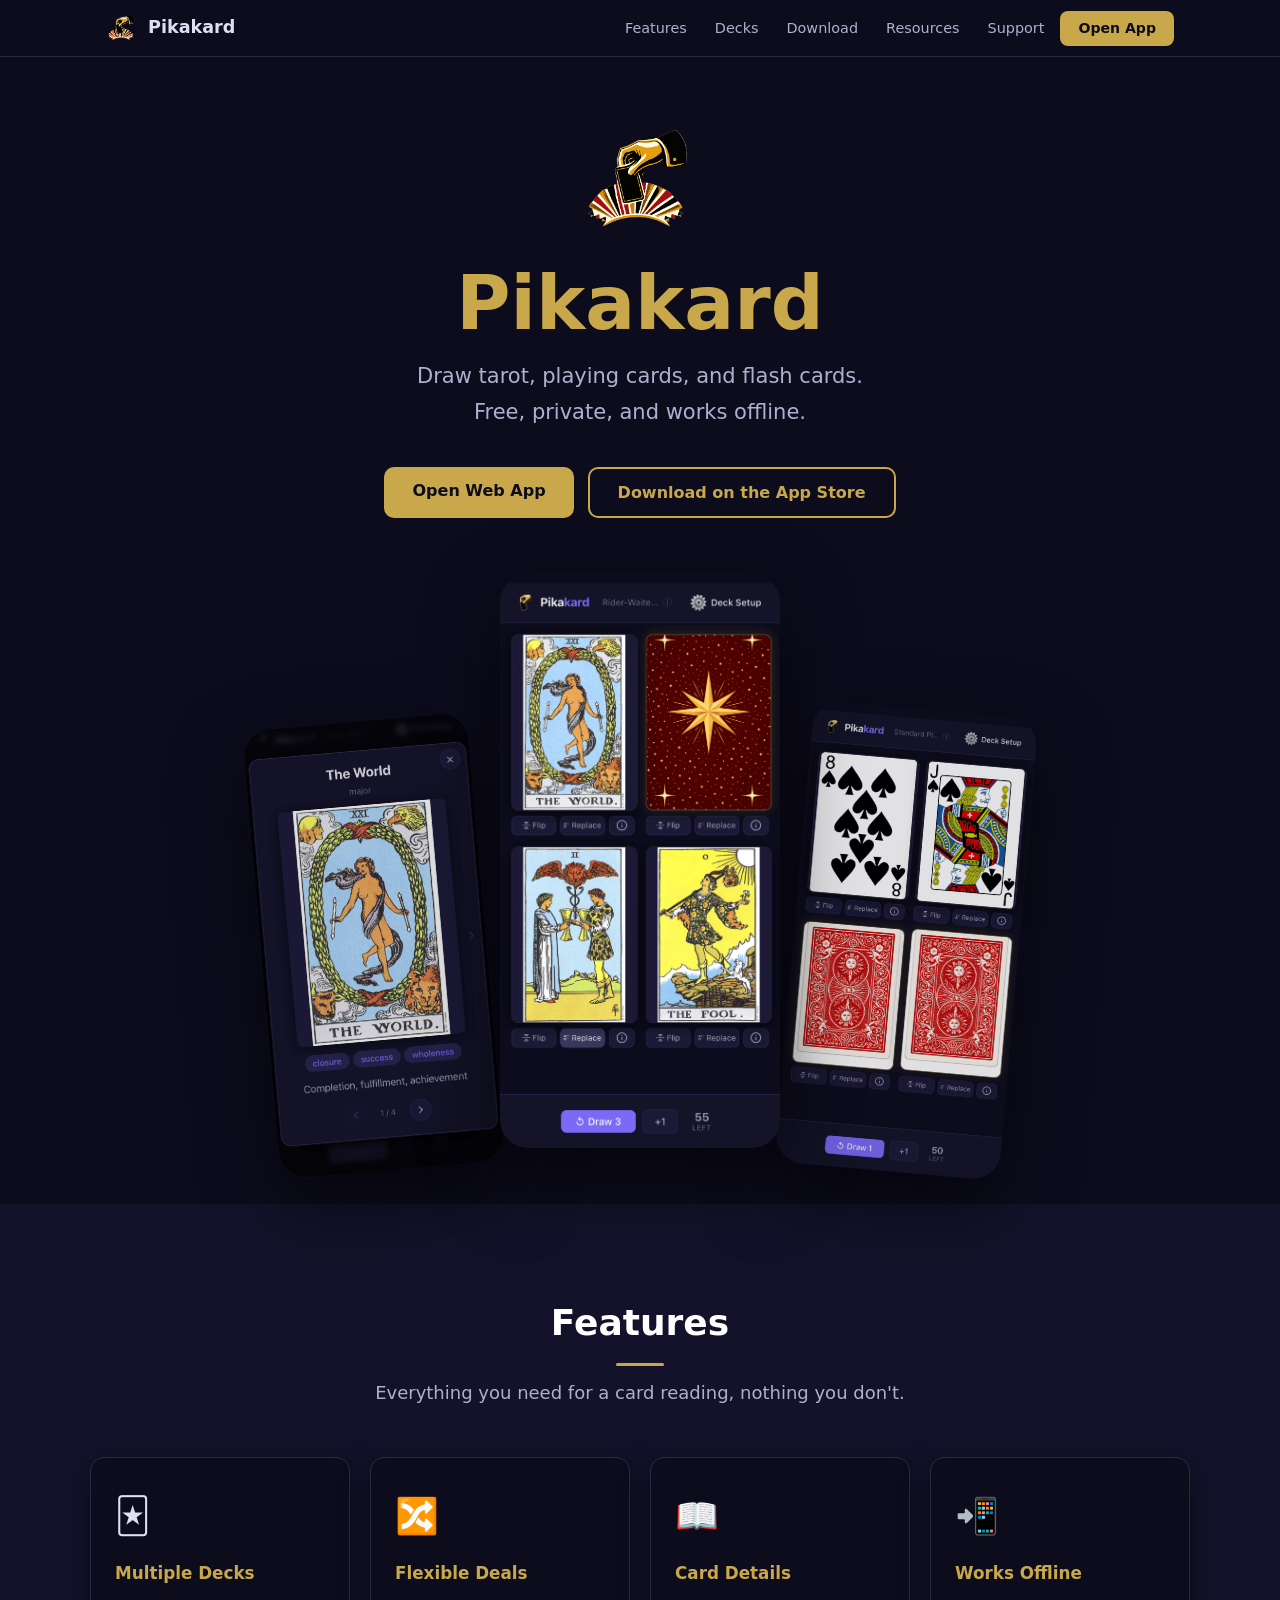
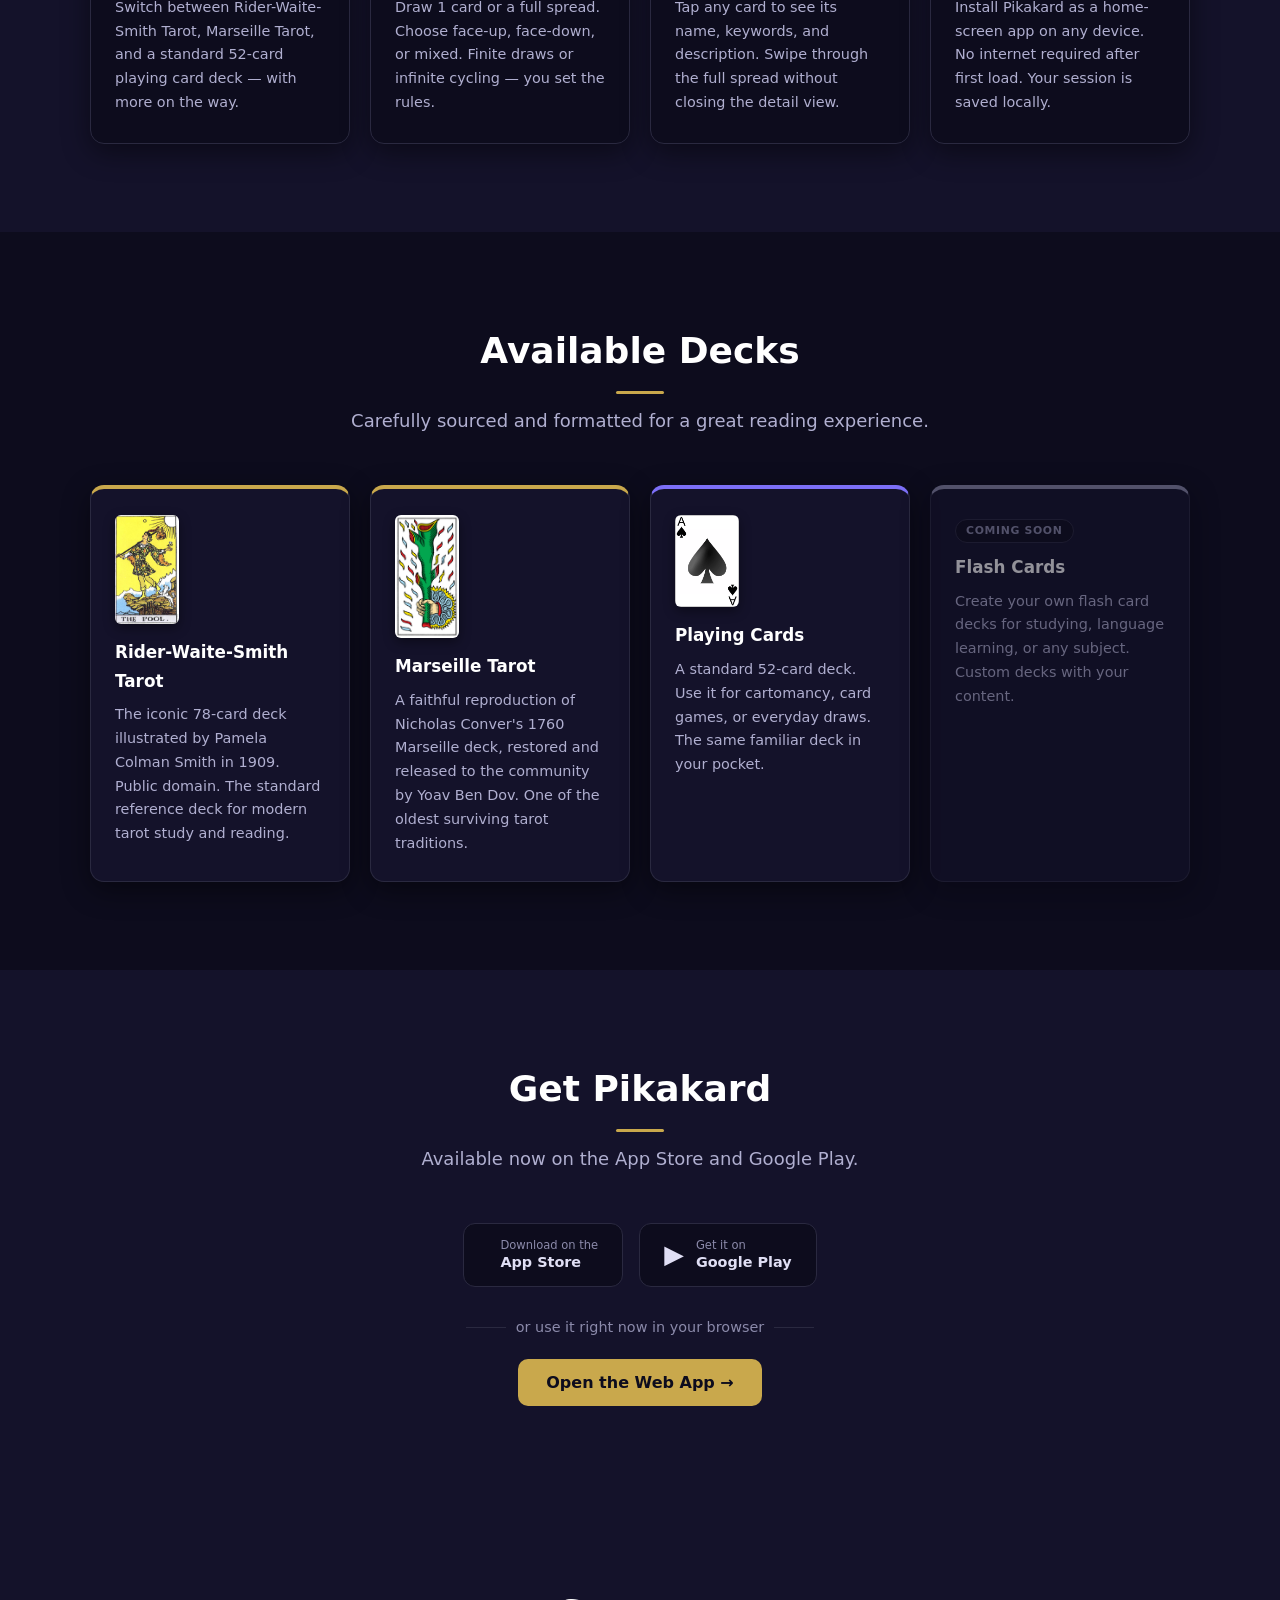
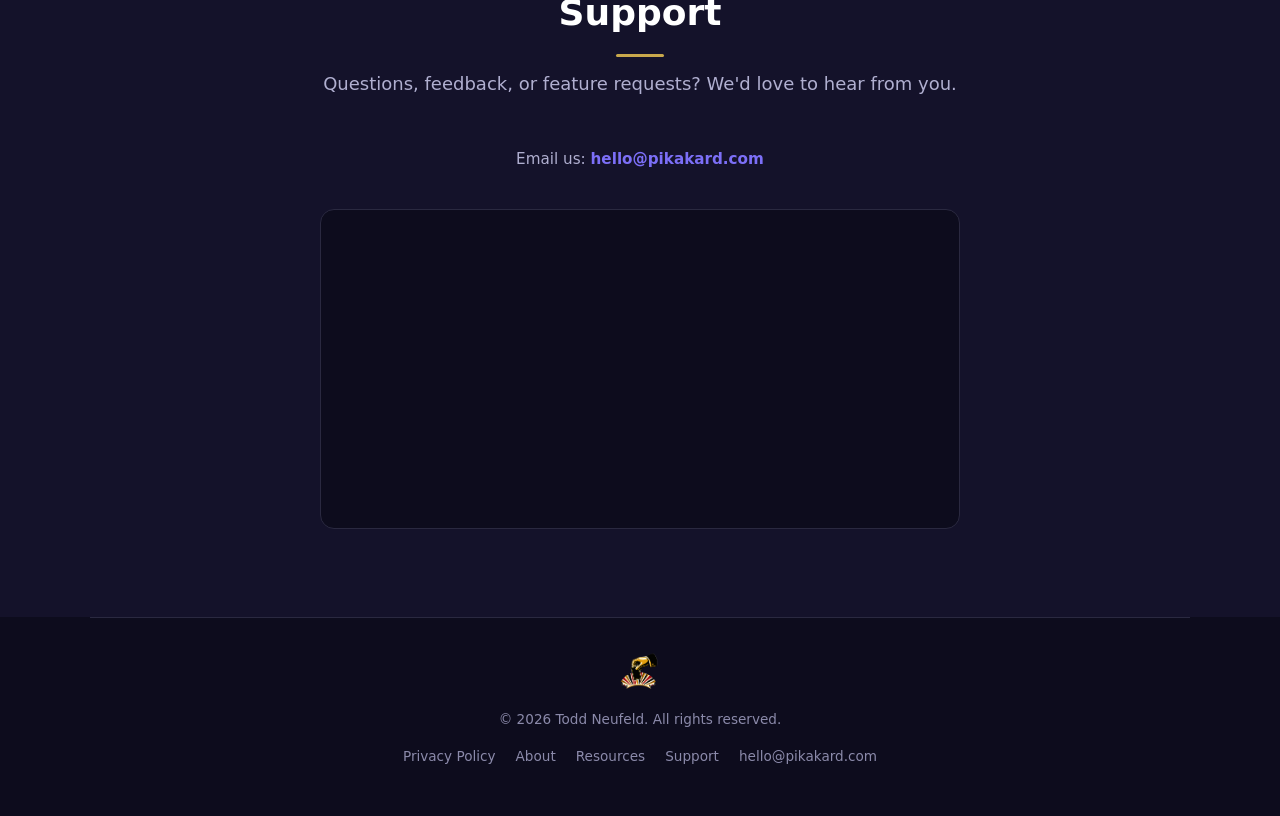
<file: index.html>
<!DOCTYPE html>
<html lang="en">
<head>
  <meta charset="UTF-8" />
  <meta name="viewport" content="width=device-width, initial-scale=1.0" />
  <title>Pikakard — Card Reading App</title>
  <meta name="description" content="Draw tarot, playing cards, and flash cards. Free, private, and works offline." />

  <!-- Open Graph -->
  <meta property="og:title"       content="Pikakard — Card Reading App" />
  <meta property="og:description" content="Draw tarot, playing cards, and flash cards. Free, private, and works offline." />
  <meta property="og:type"        content="website" />
  <meta property="og:url"         content="https://pikakard.com" />
  <meta property="og:image"       content="https://pikakard.com/images/Pikakard-RWS-spread-screenshot.png" />

  <!-- Canonical -->
  <link rel="canonical" href="https://pikakard.com" />

  <!-- Twitter / X -->
  <meta name="twitter:card"        content="summary_large_image" />
  <meta name="twitter:title"       content="Pikakard — Card Reading App" />
  <meta name="twitter:description" content="Draw tarot, playing cards, and flash cards. Free, private, and works offline." />
  <meta name="twitter:image"       content="https://pikakard.com/images/Pikakard-RWS-spread-screenshot.png" />

  <meta name="theme-color" content="#0d0c1d" />

  <!-- Icons -->
  <link rel="icon"             href="icons/pika-symbol.png" type="image/png" />
  <link rel="apple-touch-icon" href="icons/pika-logo-primary.png" />
  <link rel="manifest"         href="icons/site.webmanifest" />

  <link rel="stylesheet" href="styles.css" />
</head>
<body>

  <!-- ── Nav ───────────────────────────────────────────────────────────── -->
  <div class="nav-wrap">
    <nav class="nav" aria-label="Primary">
      <a href="#top" class="nav-logo">
        <img src="icons/pika-logo-primary.png" alt="" class="nav-logo-icon" />
        Pikakard
      </a>
      <div class="spacer"></div>
      <button class="burger" id="burger" aria-expanded="false" aria-controls="menu" aria-label="Open menu">☰</button>
      <div class="menu" id="menu" role="list">
        <a href="#features" role="listitem">Features</a>
        <a href="#decks"    role="listitem">Decks</a>
        <a href="#download" role="listitem">Download</a>
        <a href="resources.html" role="listitem">Resources</a>
        <a href="#support"  role="listitem">Support</a>
        <a href="https://app.pikakard.com" class="btn cta" target="_blank" rel="noopener" role="listitem">Open App</a>
      </div>
    </nav>
  </div>

  <!-- ── Hero ──────────────────────────────────────────────────────────── -->
  <section id="top">
    <img src="icons/pika-logo-primary.png" alt="Pikakard logo" class="hero-logo" />
    <h1>Pikakard</h1>
    <p class="tagline">Draw tarot, playing cards, and flash cards.<br>Free, private, and works offline.</p>
    <div class="cta-row">
      <a href="https://app.pikakard.com" class="btn primary" target="_blank" rel="noopener">Open Web App</a>
      <a href="https://apps.apple.com/us/app/pikakard/id6760975714" class="btn ghost" target="_blank" rel="noopener">Download on the App Store</a>
    </div>

    <div class="hero-screenshots" aria-hidden="true">
      <img
        class="hero-shot hero-shot--left"
        src="images/Pikakard-RWS-modal-screenshot.png"
        alt="Card detail view showing The World tarot card"
      />
      <img
        class="hero-shot hero-shot--center"
        src="images/Pikakard-RWS-spread-screenshot.png"
        alt="Pikakard showing a four-card tarot spread"
      />
      <img
        class="hero-shot hero-shot--right"
        src="images/Pikakard-Poker-spread-screenshot.png"
        alt="Pikakard showing a playing card spread"
      />
    </div>
  </section>

  <!-- ── Features ──────────────────────────────────────────────────────── -->
  <section id="features">
    <div class="section-inner">
      <div class="section-heading">
        <h2>Features</h2>
        <p>Everything you need for a card reading, nothing you don't.</p>
      </div>
      <div class="features-grid">
        <div class="feature-card">
          <span class="feature-icon">🃏</span>
          <h3>Multiple Decks</h3>
          <p>Switch between Rider-Waite-Smith Tarot, Marseille Tarot, and a standard 52-card playing card deck — with more on the way.</p>
        </div>
        <div class="feature-card">
          <span class="feature-icon">🔀</span>
          <h3>Flexible Deals</h3>
          <p>Draw 1 card or a full spread. Choose face-up, face-down, or mixed. Finite draws or infinite cycling — you set the rules.</p>
        </div>
        <div class="feature-card">
          <span class="feature-icon">📖</span>
          <h3>Card Details</h3>
          <p>Tap any card to see its name, keywords, and description. Swipe through the full spread without closing the detail view.</p>
        </div>
        <div class="feature-card">
          <span class="feature-icon">📲</span>
          <h3>Works Offline</h3>
          <p>Install Pikakard as a home-screen app on any device. No internet required after first load. Your session is saved locally.</p>
        </div>
      </div>
    </div>
  </section>

  <!-- ── Decks ──────────────────────────────────────────────────────────── -->
  <section id="decks">
    <div class="section-inner">
      <div class="section-heading">
        <h2>Available Decks</h2>
        <p>Carefully sourced and formatted for a great reading experience.</p>
      </div>
      <div class="decks-grid">
        <div class="deck-card">
          <img class="deck-thumb" src="images/thumb-rws.jpg" alt="The Fool — Rider-Waite-Smith Tarot" />
          <h3>Rider-Waite-Smith Tarot</h3>
          <p>The iconic 78-card deck illustrated by Pamela Colman Smith in 1909. Public domain. The standard reference deck for modern tarot study and reading.</p>
        </div>
        <div class="deck-card">
          <img class="deck-thumb" src="images/thumb-marseille.jpg" alt="The Fool — Tarot de Marseille" />
          <h3>Marseille Tarot</h3>
          <p>A faithful reproduction of Nicholas Conver's 1760 Marseille deck, restored and released to the community by Yoav Ben Dov. One of the oldest surviving tarot traditions.</p>
        </div>
        <div class="deck-card">
          <img class="deck-thumb" src="images/thumb-playing.png" alt="Ace of Spades — Playing Cards" />
          <h3>Playing Cards</h3>
          <p>A standard 52-card deck. Use it for cartomancy, card games, or everyday draws. The same familiar deck in your pocket.</p>
        </div>
        <div class="deck-card deck-card--soon">
          <span class="coming-soon-badge">Coming Soon</span>
          <h3>Flash Cards</h3>
          <p>Create your own flash card decks for studying, language learning, or any subject. Custom decks with your content.</p>
        </div>
      </div>
    </div>
  </section>

  <!-- ── Download ───────────────────────────────────────────────────────── -->
  <section id="download">
    <div class="section-inner">
      <div class="section-heading">
        <h2>Get Pikakard</h2>
        <p>Available now on the App Store and Google Play.</p>
      </div>

      <div class="badge-row">
        <a class="store-badge" href="https://apps.apple.com/us/app/pikakard/id6760975714" target="_blank" rel="noopener" aria-label="Download on the App Store">
          <span class="store-badge-icon"></span>
          <span class="store-badge-text">
            <small>Download on the</small>
            App Store
          </span>
        </a>
        <a class="store-badge" href="https://play.google.com/store/apps/details?id=com.pikakard.app" target="_blank" rel="noopener" aria-label="Get it on Google Play">
          <span class="store-badge-icon">▶</span>
          <span class="store-badge-text">
            <small>Get it on</small>
            Google Play
          </span>
        </a>
      </div>

      <div class="or-divider">or use it right now in your browser</div>

      <div style="text-align:center">
        <a href="https://app.pikakard.com" class="btn primary" target="_blank" rel="noopener">Open the Web App →</a>
      </div>
    </div>
  </section>

  <!-- ── Support ───────────────────────────────────────────────────────── -->
  <section id="support">
    <div class="section-inner">
      <div class="section-heading">
        <h2>Support</h2>
        <p>Questions, feedback, or feature requests? We'd love to hear from you.</p>
      </div>

      <div class="support-email">
        Email us: <a href="mailto:hello@pikakard.com">hello@pikakard.com</a>
      </div>

      <div class="contact-form-wrap">
        <iframe src="https://www.managersal.com/webform.php?fo=101&pf=100Wv1q6&op=managersalForm" style="position:absolute;top:0;left:0;width:100%;height:100%;border:0;" onload="szManagerSalForm('managersalForm')"></iframe>
      </div>
    </div>
  </section>

  <!-- ── Footer ─────────────────────────────────────────────────────────── -->
  <footer class="site-footer">
    <img src="icons/pika-logo-primary.png" alt="Pikakard" class="footer-logo" />
    <div>&copy; <span id="year"></span> Todd Neufeld. All rights reserved.</div>
    <nav class="footer-links" aria-label="Footer">
      <a href="privacy.html">Privacy Policy</a>
      <a href="about.html">About</a>
      <a href="resources.html">Resources</a>
      <a href="#support">Support</a>
      <a href="mailto:hello@pikakard.com">hello@pikakard.com</a>
    </nav>
  </footer>

  <script src="scripts.js"></script>
</body>
</html>
</file>
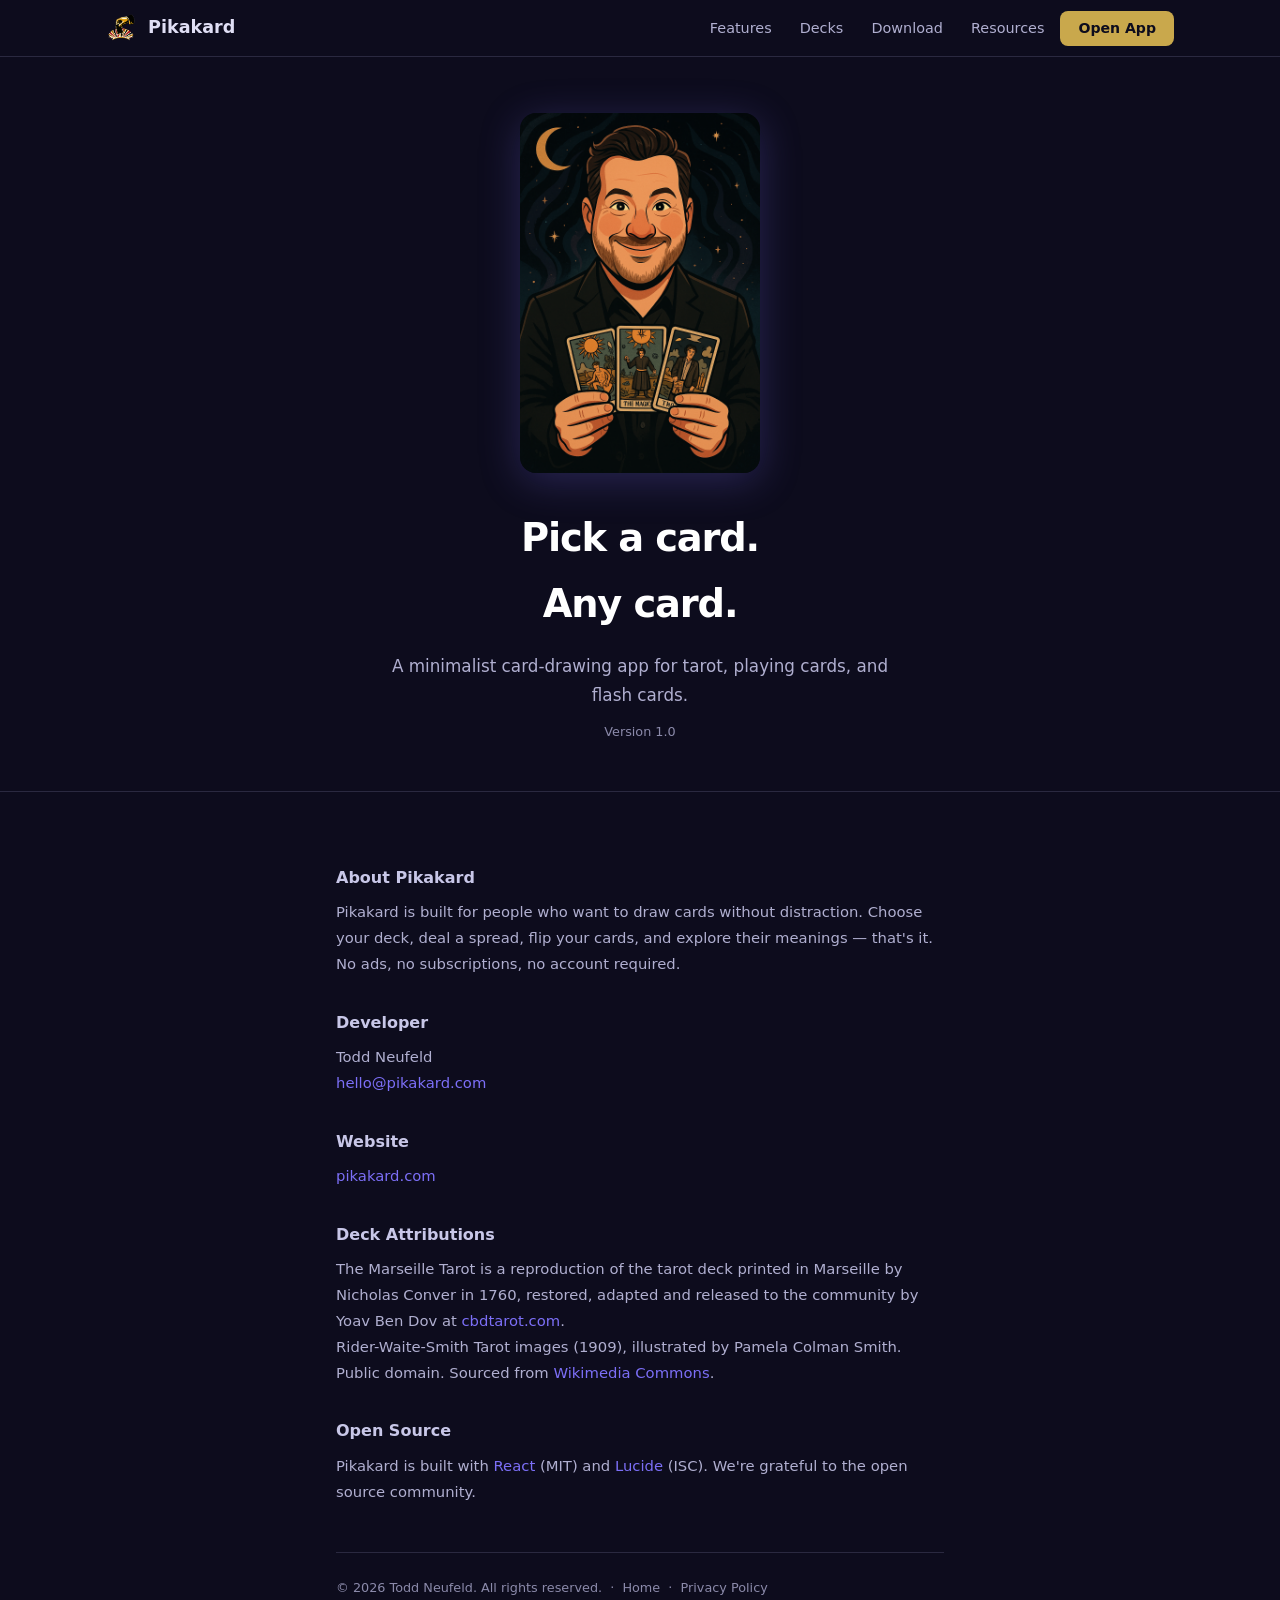
<file: about.html>
<!DOCTYPE html>
<html lang="en">
<head>
  <meta charset="UTF-8" />
  <meta name="viewport" content="width=device-width, initial-scale=1.0" />
  <title>About — Pikakard</title>
  <meta name="theme-color" content="#0d0c1d" />
  <link rel="icon"             href="icons/pika-symbol.png" type="image/png" />
  <link rel="apple-touch-icon" href="icons/pika-logo-primary.png" />
  <link rel="stylesheet" href="styles.css" />
  <style>
    .about-hero {
      text-align: center;
      padding: 3.5rem 1.5rem 3rem;
      border-bottom: 1px solid #2a2940;
    }
    .about-hero img.caricature {
      width: 200px;
      height: auto;
      border-radius: 16px;
      box-shadow: 0 8px 40px rgba(124,111,247,0.25);
      margin-bottom: 2rem;
      display: block;
      margin-left: auto;
      margin-right: auto;
    }
    .about-hero h1 {
      font-size: 2rem;
      font-weight: 800;
      color: #fff;
      letter-spacing: -0.03em;
      margin-bottom: 0.5rem;
    }
    .about-hero .tagline {
      font-size: 1.05rem;
      color: #b0afd0;
      margin-bottom: 0.75rem;
    }
    .about-hero .version {
      font-size: 0.8rem;
      color: #8b8aaa;
    }
    @media (min-width: 600px) {
      .about-hero img.caricature { width: 240px; }
      .about-hero h1 { font-size: 2.4rem; }
    }
  </style>
</head>
<body>

  <div class="nav-wrap">
    <nav class="nav" aria-label="Primary">
      <a href="/" class="nav-logo">
        <img src="icons/pika-logo-primary.png" alt="" class="nav-logo-icon" />
        Pikakard
      </a>
      <div class="spacer"></div>
      <button class="burger" id="burger" aria-expanded="false" aria-controls="menu" aria-label="Open menu">☰</button>
      <div class="menu" id="menu">
        <a href="/#features">Features</a>
        <a href="/#decks">Decks</a>
        <a href="/#download">Download</a>
        <a href="https://app.pikakard.com/resources.html" target="_blank" rel="noopener">Resources</a>
        <a href="https://app.pikakard.com" class="btn cta" target="_blank" rel="noopener">Open App</a>
      </div>
    </nav>
  </div>

  <div class="about-hero">
    <img
      class="caricature"
      src="images/todd-caricature-tarot_3cardspread.jpg"
      alt="Illustrated caricature of Todd Neufeld holding three tarot cards"
    />
    <h1>Pick a card.<br>Any card.</h1>
    <p class="tagline">A minimalist card-drawing app for tarot, playing cards, and flash cards.</p>
    <p class="version">Version 1.0</p>
  </div>

  <div class="prose-page">

    <h2>About Pikakard</h2>
    <p>Pikakard is built for people who want to draw cards without distraction. Choose your deck, deal a spread, flip your cards, and explore their meanings — that's it. No ads, no subscriptions, no account required.</p>

    <h2>Developer</h2>
    <p>Todd Neufeld<br />
    <a href="mailto:hello@pikakard.com">hello@pikakard.com</a></p>

    <h2>Website</h2>
    <p><a href="https://pikakard.com">pikakard.com</a></p>

    <h2>Deck Attributions</h2>
    <p>The Marseille Tarot is a reproduction of the tarot deck printed in Marseille by Nicholas Conver in 1760, restored, adapted and released to the community by Yoav Ben Dov at <a href="https://cbdtarot.com/the-cards/" target="_blank" rel="noopener">cbdtarot.com</a>.</p>
    <p>Rider-Waite-Smith Tarot images (1909), illustrated by Pamela Colman Smith. Public domain. Sourced from <a href="https://commons.wikimedia.org" target="_blank" rel="noopener">Wikimedia Commons</a>.</p>

    <h2>Open Source</h2>
    <p>Pikakard is built with <a href="https://react.dev" target="_blank" rel="noopener">React</a> (MIT) and <a href="https://lucide.dev" target="_blank" rel="noopener">Lucide</a> (ISC). We're grateful to the open source community.</p>

    <div class="page-footer">
      &copy; <span id="year"></span> Todd Neufeld. All rights reserved. &nbsp;·&nbsp;
      <a href="/">Home</a> &nbsp;·&nbsp;
      <a href="privacy.html">Privacy Policy</a>
    </div>
  </div>

  <script src="scripts.js"></script>
</body>
</html>
</file>
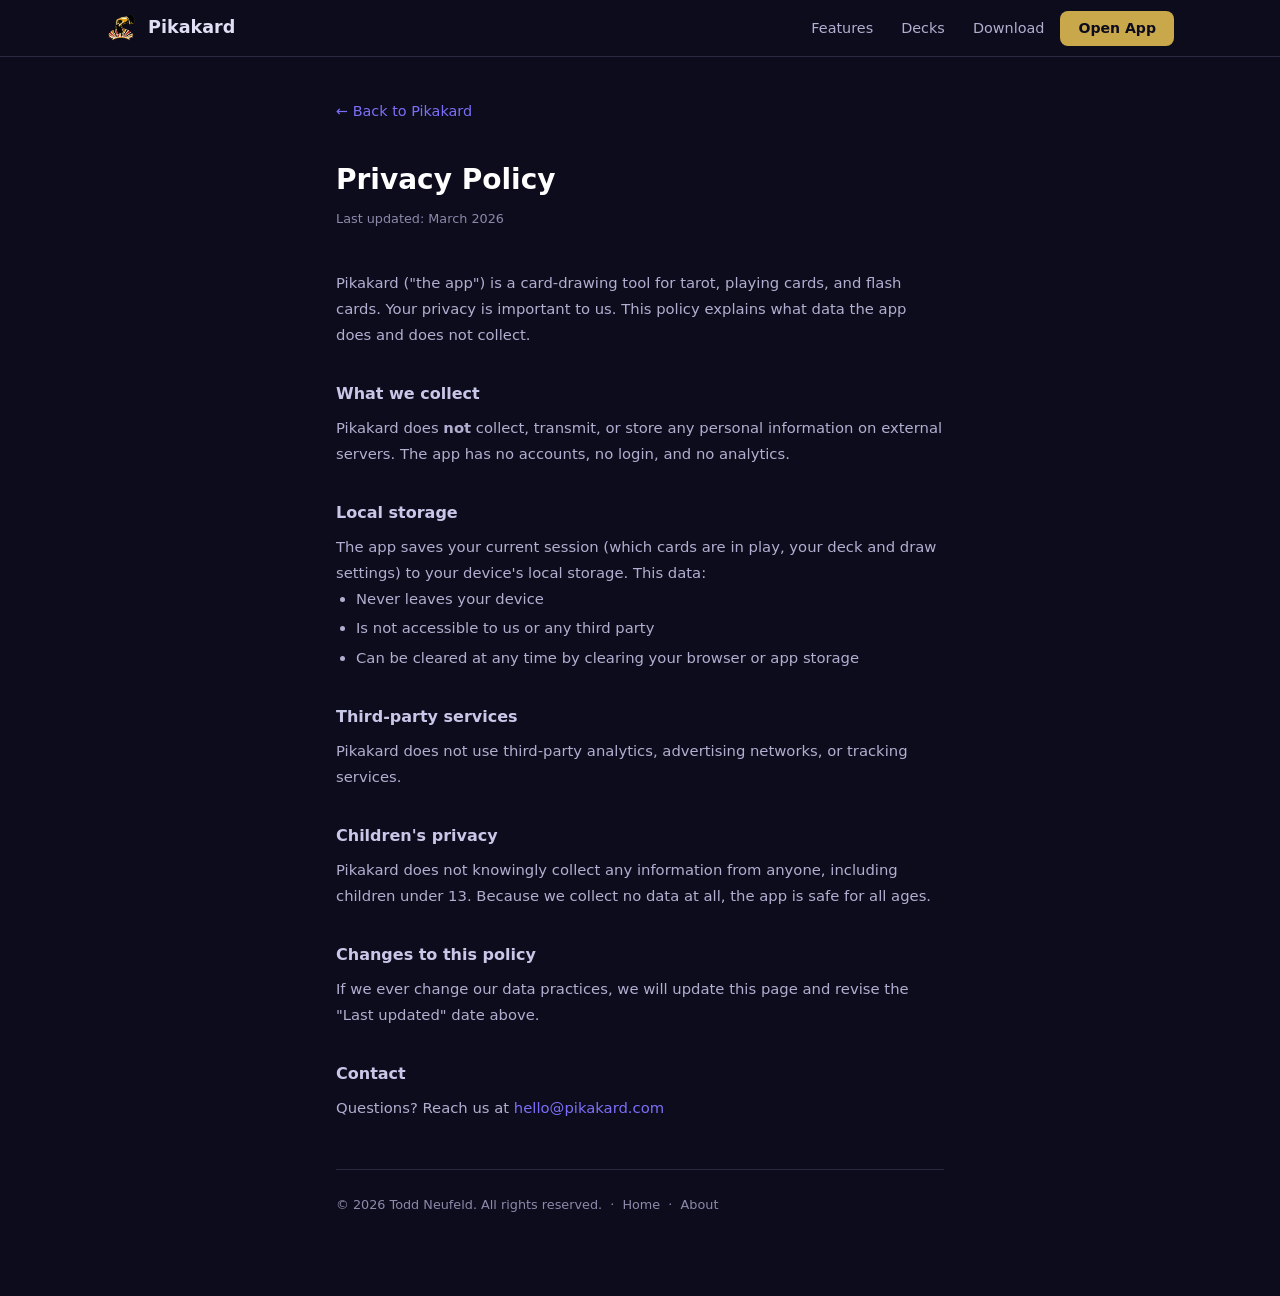
<file: privacy.html>
<!DOCTYPE html>
<html lang="en">
<head>
  <meta charset="UTF-8" />
  <meta name="viewport" content="width=device-width, initial-scale=1.0" />
  <title>Privacy Policy — Pikakard</title>
  <meta name="theme-color" content="#0d0c1d" />
  <link rel="icon"             href="icons/pika-symbol.png" type="image/png" />
  <link rel="apple-touch-icon" href="icons/pika-logo-primary.png" />
  <link rel="stylesheet" href="styles.css" />
</head>
<body>

  <div class="nav-wrap">
    <nav class="nav" aria-label="Primary">
      <a href="/" class="nav-logo">
        <img src="icons/pika-logo-primary.png" alt="" class="nav-logo-icon" />
        Pikakard
      </a>
      <div class="spacer"></div>
      <button class="burger" id="burger" aria-expanded="false" aria-controls="menu" aria-label="Open menu">☰</button>
      <div class="menu" id="menu">
        <a href="/#features">Features</a>
        <a href="/#decks">Decks</a>
        <a href="/#download">Download</a>
        <a href="https://app.pikakard.com" class="btn cta" target="_blank" rel="noopener">Open App</a>
      </div>
    </nav>
  </div>

  <div class="prose-page">
    <a class="back-link" href="/">← Back to Pikakard</a>

    <h1>Privacy Policy</h1>
    <p class="meta">Last updated: March 2026</p>

    <p>Pikakard ("the app") is a card-drawing tool for tarot, playing cards, and flash cards. Your privacy is important to us. This policy explains what data the app does and does not collect.</p>

    <h2>What we collect</h2>
    <p>Pikakard does <strong>not</strong> collect, transmit, or store any personal information on external servers. The app has no accounts, no login, and no analytics.</p>

    <h2>Local storage</h2>
    <p>The app saves your current session (which cards are in play, your deck and draw settings) to your device's local storage. This data:</p>
    <ul>
      <li>Never leaves your device</li>
      <li>Is not accessible to us or any third party</li>
      <li>Can be cleared at any time by clearing your browser or app storage</li>
    </ul>

    <h2>Third-party services</h2>
    <p>Pikakard does not use third-party analytics, advertising networks, or tracking services.</p>

    <h2>Children's privacy</h2>
    <p>Pikakard does not knowingly collect any information from anyone, including children under 13. Because we collect no data at all, the app is safe for all ages.</p>

    <h2>Changes to this policy</h2>
    <p>If we ever change our data practices, we will update this page and revise the "Last updated" date above.</p>

    <h2>Contact</h2>
    <p>Questions? Reach us at <a href="mailto:hello@pikakard.com">hello@pikakard.com</a></p>

    <div class="page-footer">
      &copy; <span id="year"></span> Todd Neufeld. All rights reserved. &nbsp;·&nbsp;
      <a href="/">Home</a> &nbsp;·&nbsp;
      <a href="about.html">About</a>
    </div>
  </div>

  <script src="scripts.js"></script>
</body>
</html>
</file>
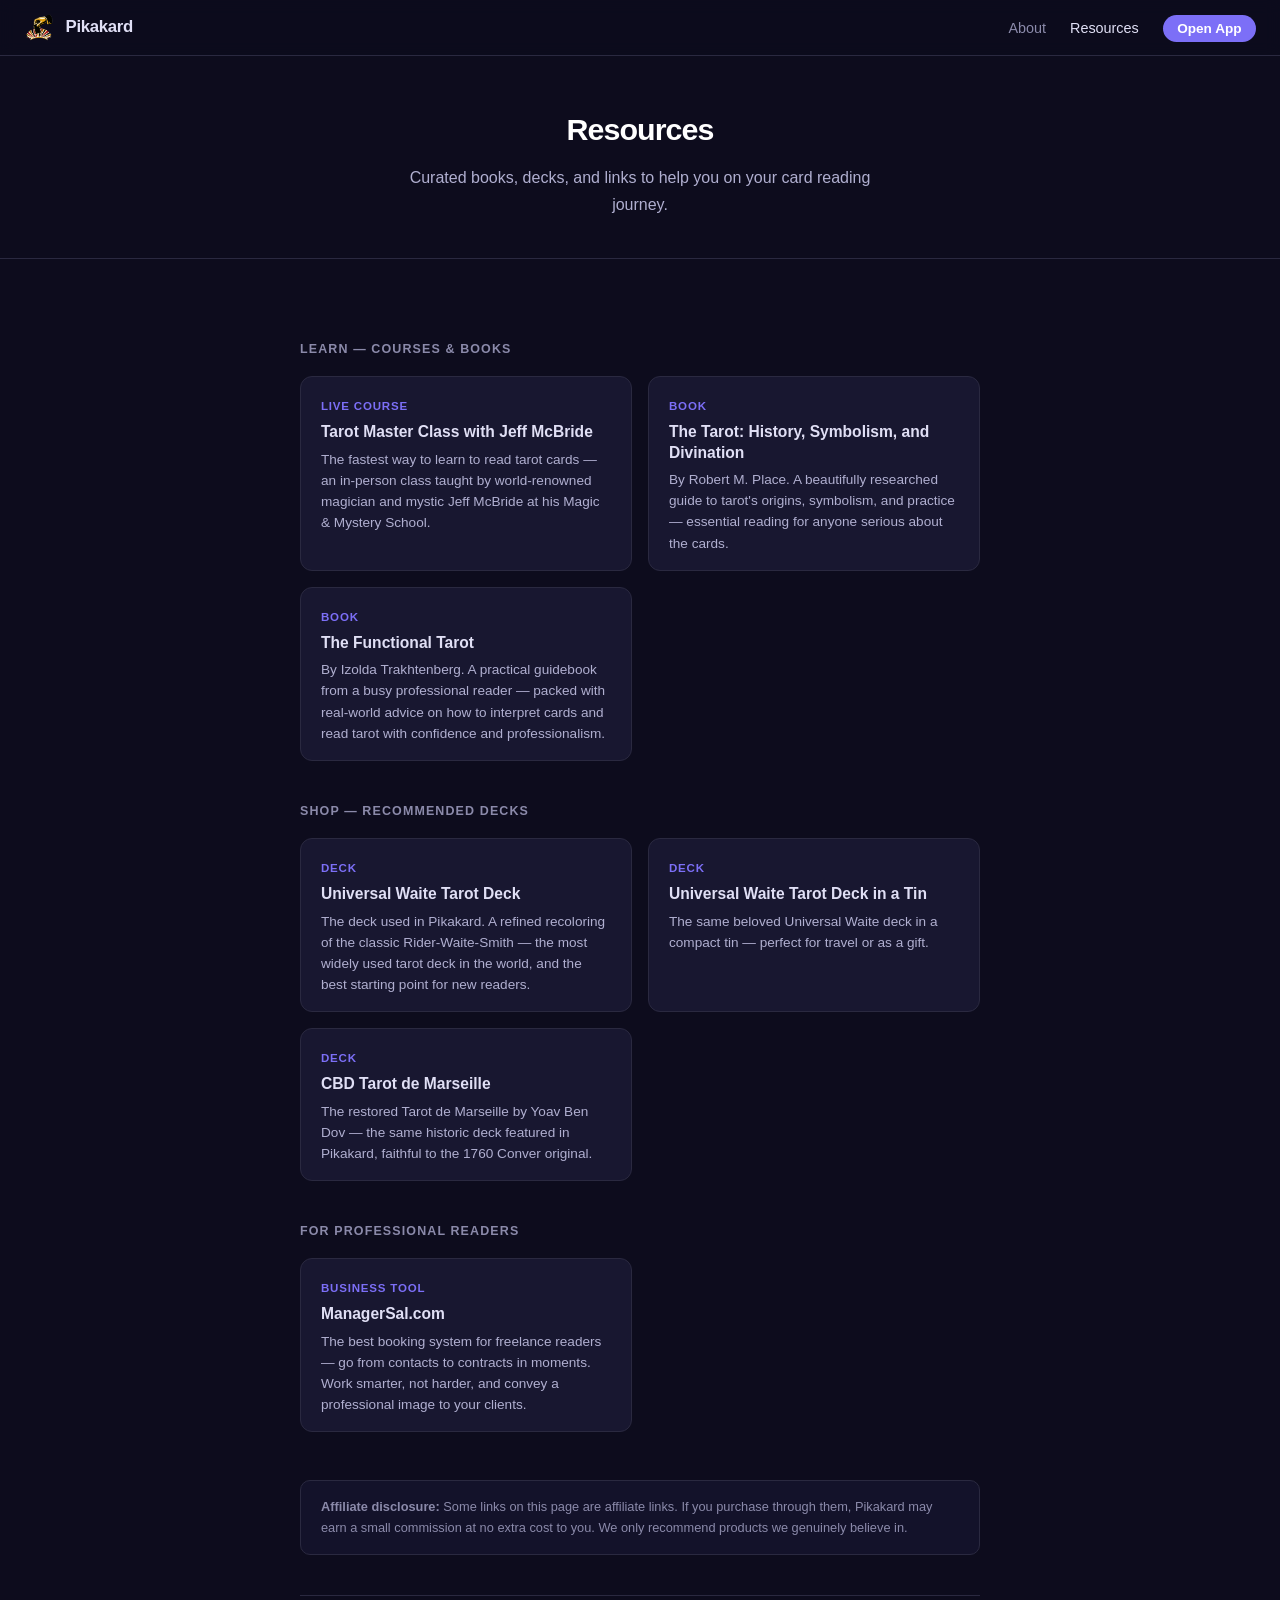
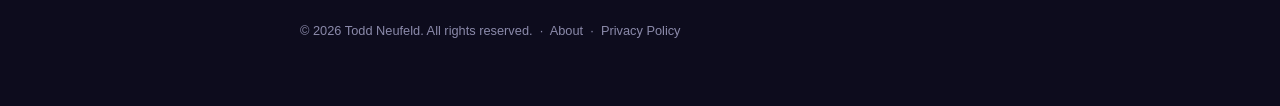
<file: resources.html>
<!DOCTYPE html>
<html lang="en">
<head>
  <meta charset="UTF-8" />
  <meta name="viewport" content="width=device-width, initial-scale=1.0" />
  <title>Resources — Pikakard</title>
  <link rel="canonical" href="https://pikakard.com/resources.html" />
  <link rel="icon" href="icons/pika-symbol.png" type="image/png" />
  <link rel="apple-touch-icon" href="icons/pika-logo-primary.png" />
  <style>
    *, *::before, *::after { box-sizing: border-box; margin: 0; padding: 0; }

    :root {
      --bg:       #0d0c1d;
      --bg-2:     #13122a;
      --bg-card:  #181730;
      --border:   #2a2940;
      --text:     #e0dff5;
      --muted:    #8b8aaa;
      --dim:      #b0afd0;
      --accent:   #7c6ff7;
      --accent-h: #a39af9;
    }

    body {
      font-family: -apple-system, BlinkMacSystemFont, 'Segoe UI', sans-serif;
      background: var(--bg);
      color: var(--text);
      line-height: 1.7;
    }

    /* ── Nav ── */
    .site-nav {
      position: sticky;
      top: 0;
      z-index: 10;
      background: rgba(13,12,29,0.92);
      backdrop-filter: blur(8px);
      border-bottom: 1px solid var(--border);
      padding: 0 1.5rem;
      height: 56px;
      display: flex;
      align-items: center;
      justify-content: space-between;
    }

    .nav-brand {
      display: flex;
      align-items: center;
      gap: 0.6rem;
      text-decoration: none;
    }

    .nav-brand img {
      width: 32px;
      height: 32px;
      border-radius: 8px;
    }

    .nav-brand span {
      font-size: 1.05rem;
      font-weight: 700;
      color: var(--text);
      letter-spacing: -0.02em;
    }

    .nav-links {
      display: flex;
      align-items: center;
      gap: 1.5rem;
      list-style: none;
    }

    .nav-links a {
      color: var(--muted);
      text-decoration: none;
      font-size: 0.9rem;
      transition: color 0.15s;
    }

    .nav-links a:hover,
    .nav-links a.active { color: var(--text); }

    .nav-cta {
      background: var(--accent);
      color: #fff !important;
      padding: 0.35rem 0.9rem;
      border-radius: 20px;
      font-size: 0.85rem !important;
      font-weight: 600;
      transition: background 0.15s !important;
    }
    .nav-cta:hover { background: var(--accent-h) !important; color: #fff !important; }

    /* ── Page header ── */
    .page-header {
      padding: 3rem 1.5rem 2.5rem;
      text-align: center;
      border-bottom: 1px solid var(--border);
    }

    .page-header h1 {
      font-size: 1.9rem;
      font-weight: 800;
      color: #fff;
      letter-spacing: -0.03em;
      margin-bottom: 0.5rem;
    }

    .page-header p {
      font-size: 1rem;
      color: var(--dim);
      max-width: 500px;
      margin: 0 auto;
    }

    /* ── Content ── */
    .container {
      max-width: 720px;
      margin: 0 auto;
      padding: 2.5rem 1.25rem 4rem;
    }

    .section-label {
      font-size: 0.78rem;
      font-weight: 700;
      text-transform: uppercase;
      letter-spacing: 0.09em;
      color: var(--muted);
      margin: 2.5rem 0 1rem;
    }

    /* ── Resource cards ── */
    .resource-grid {
      display: grid;
      gap: 1rem;
      grid-template-columns: 1fr;
    }

    @media (min-width: 560px) {
      .resource-grid { grid-template-columns: 1fr 1fr; }
    }

    .resource-card {
      display: block;
      background: var(--bg-card);
      border: 1px solid var(--border);
      border-radius: 12px;
      padding: 1.25rem 1.25rem 1rem;
      text-decoration: none;
      color: inherit;
      transition: border-color 0.15s, transform 0.15s;
    }

    .resource-card:hover {
      border-color: var(--accent);
      transform: translateY(-2px);
    }

    .resource-card .label {
      font-size: 0.72rem;
      font-weight: 600;
      text-transform: uppercase;
      letter-spacing: 0.07em;
      color: var(--accent);
      margin-bottom: 0.35rem;
    }

    .resource-card h3 {
      font-size: 0.975rem;
      font-weight: 700;
      color: var(--text);
      margin-bottom: 0.4rem;
      line-height: 1.3;
    }

    .resource-card p {
      font-size: 0.85rem;
      color: var(--dim);
      line-height: 1.55;
    }

    /* ── Affiliate disclosure ── */
    .disclosure {
      margin-top: 3rem;
      padding: 1rem 1.25rem;
      background: var(--bg-2);
      border: 1px solid var(--border);
      border-radius: 10px;
      font-size: 0.8rem;
      color: var(--muted);
      line-height: 1.6;
    }

    /* ── Footer ── */
    .footer {
      margin-top: 2.5rem;
      font-size: 0.8rem;
      color: var(--muted);
      border-top: 1px solid var(--border);
      padding-top: 1.5rem;
    }

    .footer a { color: var(--muted); text-decoration: none; }
    .footer a:hover { color: var(--text); }
  </style>
</head>
<body>

  <!-- Nav -->
  <nav class="site-nav">
    <a class="nav-brand" href="https://pikakard.com">
      <img src="icons/pika-logo-primary.png" alt="Pikakard logo" />
      <span>Pikakard</span>
    </a>
    <ul class="nav-links">
      <li><a href="about.html">About</a></li>
      <li><a href="resources.html" class="active">Resources</a></li>
      <li><a href="https://app.pikakard.com" class="nav-cta" target="_blank" rel="noopener">Open App</a></li>
    </ul>
  </nav>

  <!-- Page header -->
  <div class="page-header">
    <h1>Resources</h1>
    <p>Curated books, decks, and links to help you on your card reading journey.</p>
  </div>

  <!-- Content -->
  <div class="container">

    <p class="section-label">Learn — Courses &amp; Books</p>
    <div class="resource-grid">

      <a class="resource-card" href="https://shop.magicalwisdom.com/i/magic-master-classes" target="_blank" rel="noopener">
        <div class="label">Live Course</div>
        <h3>Tarot Master Class with Jeff McBride</h3>
        <p>The fastest way to learn to read tarot cards — an in-person class taught by world-renowned magician and mystic Jeff McBride at his Magic &amp; Mystery School.</p>
      </a>

      <a class="resource-card" href="https://www.amazon.com/Tarot-History-Symbolism-Divination/dp/1585423491/?tag=balloonshow-20" target="_blank" rel="noopener sponsored">
        <div class="label">Book</div>
        <h3>The Tarot: History, Symbolism, and Divination</h3>
        <p>By Robert M. Place. A beautifully researched guide to tarot's origins, symbolism, and practice — essential reading for anyone serious about the cards.</p>
      </a>

      <a class="resource-card" href="https://www.amazon.com/dp/B0BLQYMT7F/?tag=balloonshow-20" target="_blank" rel="noopener sponsored">
        <div class="label">Book</div>
        <h3>The Functional Tarot</h3>
        <p>By Izolda Trakhtenberg. A practical guidebook from a busy professional reader — packed with real-world advice on how to interpret cards and read tarot with confidence and professionalism.</p>
      </a>

    </div>

    <p class="section-label">Shop — Recommended Decks</p>
    <div class="resource-grid">

      <a class="resource-card" href="https://www.amazon.com/dp/0880794968/?tag=balloonshow-20" target="_blank" rel="noopener sponsored">
        <div class="label">Deck</div>
        <h3>Universal Waite Tarot Deck</h3>
        <p>The deck used in Pikakard. A refined recoloring of the classic Rider-Waite-Smith — the most widely used tarot deck in the world, and the best starting point for new readers.</p>
      </a>

      <a class="resource-card" href="https://www.amazon.com/dp/1572819677/?tag=balloonshow-20" target="_blank" rel="noopener sponsored">
        <div class="label">Deck</div>
        <h3>Universal Waite Tarot Deck in a Tin</h3>
        <p>The same beloved Universal Waite deck in a compact tin — perfect for travel or as a gift.</p>
      </a>

      <a class="resource-card" href="https://www.amazon.com/dp/1572819049/?tag=balloonshow-20" target="_blank" rel="noopener sponsored">
        <div class="label">Deck</div>
        <h3>CBD Tarot de Marseille</h3>
        <p>The restored Tarot de Marseille by Yoav Ben Dov — the same historic deck featured in Pikakard, faithful to the 1760 Conver original.</p>
      </a>

    </div>

    <p class="section-label">For Professional Readers</p>
    <div class="resource-grid">

      <a class="resource-card" href="https://managersal.com" target="_blank" rel="noopener">
        <div class="label">Business Tool</div>
        <h3>ManagerSal.com</h3>
        <p>The best booking system for freelance readers — go from contacts to contracts in moments. Work smarter, not harder, and convey a professional image to your clients.</p>
      </a>

    </div>

    <div class="disclosure">
      <strong>Affiliate disclosure:</strong> Some links on this page are affiliate links. If you purchase through them, Pikakard may earn a small commission at no extra cost to you. We only recommend products we genuinely believe in.
    </div>

    <div class="footer">
      &copy; 2026 Todd Neufeld. All rights reserved. &nbsp;·&nbsp;
      <a href="about.html">About</a> &nbsp;·&nbsp;
      <a href="privacy.html">Privacy Policy</a>
    </div>

  </div>

</body>
</html>
</file>
<file: styles.css>
/* ── Reset ─────────────────────────────────────────────────────────────── */
*, *::before, *::after { box-sizing: border-box; margin: 0; padding: 0; }
html { scroll-behavior: smooth; }

/* ── Design tokens ─────────────────────────────────────────────────────── */
:root {
  --bg:      #0d0c1d;
  --ink:     #e0dff5;
  --muted:   #8b8aaa;
  --subtle:  #b0afd0;
  --brand:   #c9a84c;   /* gold */
  --brand-2: #7c6ff7;   /* purple */
  --card:    #14122a;
  --border:  #2a2940;
  --maxw:    1100px;
  --radius:  14px;
  --shadow:  0 8px 28px rgba(0,0,0,.45);
  --t:       .18s ease;
}

/* ── Base ──────────────────────────────────────────────────────────────── */
body {
  font-family: system-ui, -apple-system, 'Segoe UI', Roboto, sans-serif;
  background: var(--bg);
  color: var(--ink);
  line-height: 1.7;
}

a { color: var(--brand-2); text-decoration: none; }
a:hover { color: #a39af9; }

img { display: block; max-width: 100%; }

/* ── Nav ───────────────────────────────────────────────────────────────── */
.nav-wrap {
  position: sticky;
  top: 0;
  z-index: 50;
  background: var(--bg);
  border-bottom: 1px solid var(--border);
}

.nav {
  max-width: var(--maxw);
  margin: 0 auto;
  display: flex;
  align-items: center;
  gap: 6px;
  padding: 10px 16px;
}

.nav-logo {
  display: flex;
  align-items: center;
  gap: 10px;
  color: var(--ink);
  font-weight: 800;
  font-size: 1.1rem;
  text-decoration: none;
  flex-shrink: 0;
}

.nav-logo:hover { color: var(--brand); }

.nav-logo-icon {
  width: 32px;
  height: 32px;
  border-radius: 8px;
  object-fit: contain;
}

.spacer { flex: 1; }

.menu {
  display: flex;
  align-items: center;
  gap: 4px;
}

.menu a {
  color: var(--subtle);
  padding: 6px 12px;
  border-radius: 8px;
  font-size: .9rem;
  transition: background var(--t), color var(--t);
}

.menu a:hover { background: var(--card); color: var(--ink); }

.burger {
  display: none;
  background: none;
  border: none;
  color: var(--ink);
  font-size: 1.4rem;
  cursor: pointer;
  padding: 4px 8px;
  line-height: 1;
}

/* ── Buttons ───────────────────────────────────────────────────────────── */
.btn {
  display: inline-block;
  border: none;
  border-radius: 10px;
  padding: 14px 28px;
  font-weight: 700;
  font-size: 1rem;
  cursor: pointer;
  text-decoration: none;
  transition: opacity var(--t), transform var(--t);
  line-height: 1.2;
}

.btn:hover { opacity: .88; transform: translateY(-1px); }

.btn.primary { background: var(--brand); color: #0d0c1d; }
.btn.ghost   { background: transparent; color: var(--brand); border: 2px solid var(--brand); }

.btn.cta {
  background: var(--brand);
  color: #0d0c1d;
  padding: 9px 18px;
  font-size: .88rem;
  border-radius: 8px;
  white-space: nowrap;
}

/* ── Sections ──────────────────────────────────────────────────────────── */
section { scroll-margin-top: 64px; padding: 88px 16px; }

.section-inner {
  max-width: var(--maxw);
  margin: 0 auto;
  width: 100%;
}

.section-heading { text-align: center; margin-bottom: 48px; }

.section-heading h2 {
  font-size: clamp(24px, 3.5vw, 36px);
  color: #fff;
  font-weight: 800;
}

.section-heading h2::after {
  content: '';
  display: block;
  width: 48px;
  height: 3px;
  background: var(--brand);
  margin: 10px auto 0;
  border-radius: 2px;
}

.section-heading p {
  color: var(--subtle);
  margin-top: 12px;
  font-size: clamp(15px, 1.5vw, 18px);
}

/* ── Hero ──────────────────────────────────────────────────────────────── */
#top {
  display: flex;
  flex-direction: column;
  align-items: center;
  justify-content: flex-start;
  text-align: center;
  padding: 64px 16px 48px;
}

.hero-logo {
  width: clamp(80px, 15vw, 120px);
  margin-bottom: 24px;
  border-radius: 20px;
}

#top h1 {
  font-size: clamp(42px, 7vw, 74px);
  font-weight: 900;
  color: var(--brand);
  line-height: 1.05;
}

.tagline {
  font-size: clamp(16px, 2vw, 21px);
  color: var(--subtle);
  max-width: 520px;
  margin: 16px auto 36px;
}

.cta-row {
  display: flex;
  gap: 14px;
  flex-wrap: wrap;
  justify-content: center;
}

/* ── Hero screenshots ──────────────────────────────────────────────────── */
.hero-screenshots {
  display: flex;
  justify-content: center;
  align-items: flex-end;
  gap: 16px;
  margin-top: 56px;
  padding: 0 16px 8px;
}

.hero-shot {
  border-radius: 28px;
  box-shadow: 0 28px 72px rgba(0, 0, 0, 0.6);
  height: auto;
  display: block;
  transition: transform 0.3s ease, box-shadow 0.3s ease;
}

.hero-shot--center {
  width: clamp(200px, 30vw, 280px);
  position: relative;
  z-index: 2;
}

.hero-shot--left {
  width: clamp(160px, 24vw, 225px);
  transform: rotate(-5deg) translateY(24px);
  opacity: 0.88;
  z-index: 1;
}

.hero-shot--right {
  width: clamp(160px, 24vw, 225px);
  transform: rotate(5deg) translateY(24px);
  opacity: 0.88;
  z-index: 1;
}

.hero-screenshots:hover .hero-shot--left  { transform: rotate(-5deg) translateY(16px); opacity: 1; }
.hero-screenshots:hover .hero-shot--right { transform: rotate(5deg) translateY(16px); opacity: 1; }

@media (max-width: 540px) {
  .hero-shot--left,
  .hero-shot--right { display: none; }

  .hero-shot--center {
    width: clamp(220px, 72vw, 300px);
  }
}

/* ── Features ──────────────────────────────────────────────────────────── */
#features { background: var(--card); }

.features-grid {
  display: grid;
  grid-template-columns: repeat(auto-fit, minmax(230px, 1fr));
  gap: 20px;
}

.feature-card {
  background: var(--bg);
  border: 1px solid var(--border);
  border-radius: var(--radius);
  padding: 28px 24px;
  box-shadow: var(--shadow);
}

.feature-icon {
  font-size: 2.2rem;
  display: block;
  margin-bottom: 14px;
}

.feature-card h3 {
  color: var(--brand);
  font-size: 1.05rem;
  font-weight: 700;
  margin-bottom: 8px;
}

.feature-card p {
  color: var(--subtle);
  font-size: .9rem;
  line-height: 1.65;
}

/* ── Decks ─────────────────────────────────────────────────────────────── */
.decks-grid {
  display: grid;
  grid-template-columns: repeat(auto-fit, minmax(260px, 1fr));
  gap: 20px;
}

.deck-card {
  background: var(--card);
  border: 1px solid var(--border);
  border-top: 4px solid var(--brand);
  border-radius: var(--radius);
  padding: 26px 24px;
  box-shadow: var(--shadow);
}

.deck-card:nth-child(3) { border-top-color: var(--brand-2); }

.deck-thumb {
  width: 64px;
  height: auto;
  border-radius: 6px;
  margin-bottom: 14px;
  box-shadow: 0 4px 12px rgba(0,0,0,0.4);
}

.deck-card h3 {
  color: #fff;
  font-size: 1.05rem;
  font-weight: 700;
  margin-bottom: 8px;
}

.deck-card p {
  color: var(--subtle);
  font-size: .9rem;
  line-height: 1.65;
}

/* Coming-soon deck card */
.deck-card--soon {
  opacity: 0.55;
  border-top-color: var(--muted);
  position: relative;
}

.coming-soon-badge {
  display: inline-block;
  font-size: 0.68rem;
  font-weight: 700;
  text-transform: uppercase;
  letter-spacing: 0.06em;
  color: var(--muted);
  background: var(--bg);
  border: 1px solid var(--border);
  border-radius: 20px;
  padding: 2px 10px;
  margin-bottom: 10px;
}

/* ── Download ──────────────────────────────────────────────────────────── */
#download { background: var(--card); text-align: center; }

.badge-row {
  display: flex;
  gap: 16px;
  flex-wrap: wrap;
  justify-content: center;
  margin: 36px 0 28px;
}

.store-badge {
  display: flex;
  align-items: center;
  gap: 12px;
  background: var(--bg);
  border: 1px solid var(--border);
  border-radius: 12px;
  padding: 14px 24px;
  color: var(--ink);
  text-decoration: none;
  font-size: .9rem;
  font-weight: 600;
  transition: border-color var(--t), opacity var(--t);
}

.store-badge:hover { color: var(--ink); }

.store-badge.placeholder {
  opacity: .45;
  cursor: not-allowed;
  pointer-events: none;
}

.store-badge-icon { font-size: 1.6rem; line-height: 1; }

.store-badge-text { text-align: left; line-height: 1.3; }
.store-badge-text small { display: block; font-size: .72rem; font-weight: 400; color: var(--muted); }

.or-divider {
  text-align: center;
  color: var(--muted);
  margin: 4px 0 20px;
  font-size: .9rem;
}

.or-divider::before,
.or-divider::after {
  content: '';
  display: inline-block;
  width: 40px;
  height: 1px;
  background: var(--border);
  vertical-align: middle;
  margin: 0 10px;
}

/* ── Support ───────────────────────────────────────────────────────────── */
#support { background: var(--card); }

.support-email {
  text-align: center;
  color: var(--subtle);
  font-size: 0.95rem;
  margin-bottom: 36px;
}

.support-email a {
  color: var(--brand-2);
  font-weight: 600;
}

.contact-form-wrap {
  position: relative;
  height: 320px;
  max-width: 640px;
  margin: 0 auto;
  border-radius: var(--radius);
  overflow: hidden;
  border: 1px solid var(--border);
  background: var(--bg);
}

/* ── Footer ────────────────────────────────────────────────────────────── */
.site-footer {
  max-width: var(--maxw);
  margin: 0 auto;
  padding: 32px 16px 48px;
  border-top: 1px solid var(--border);
  display: flex;
  flex-direction: column;
  align-items: center;
  gap: 14px;
  text-align: center;
  color: var(--muted);
  font-size: .85rem;
}

.footer-logo {
  width: 44px;
  height: 44px;
  border-radius: 10px;
  object-fit: contain;
}

.footer-links {
  display: flex;
  gap: 20px;
  flex-wrap: wrap;
  justify-content: center;
}

.footer-links a { color: var(--muted); }
.footer-links a:hover { color: var(--ink); }

/* ── Prose pages (privacy, about) ──────────────────────────────────────── */
.prose-page {
  max-width: 640px;
  margin: 0 auto;
  padding: 40px 16px 80px;
}

.back-link {
  display: inline-block;
  color: var(--muted);
  font-size: .9rem;
  margin-bottom: 2rem;
  transition: color var(--t);
}
.back-link:hover { color: var(--ink); }

.prose-page h1 {
  font-size: 1.75rem;
  font-weight: 700;
  color: #fff;
  margin-bottom: 4px;
}

.prose-page .meta {
  font-size: .8rem;
  color: var(--muted);
  margin-bottom: 2.5rem;
}

.prose-page > p {
  font-size: .925rem;
  color: var(--subtle);
  line-height: 1.75;
}

.prose-page h2 {
  font-size: 1rem;
  font-weight: 600;
  color: #c8c7e8;
  margin: 2rem 0 .5rem;
}

.prose-page p,
.prose-page li {
  font-size: .925rem;
  color: var(--subtle);
  line-height: 1.75;
}

.prose-page ul { padding-left: 1.25rem; }
.prose-page li { margin-bottom: .25rem; }

.prose-page a { color: var(--brand-2); }
.prose-page a:hover { color: #a39af9; }

.prose-page .logo-row {
  display: flex;
  align-items: center;
  gap: 1rem;
  margin-bottom: .5rem;
}

.prose-page .logo-row img {
  width: 52px;
  height: 52px;
  border-radius: 12px;
}

.page-footer {
  margin-top: 3rem;
  font-size: .8rem;
  color: var(--muted);
  border-top: 1px solid var(--border);
  padding-top: 1.5rem;
}

.page-footer a { color: var(--muted); }
.page-footer a:hover { color: var(--ink); }

/* ── Mobile nav ────────────────────────────────────────────────────────── */
@media (max-width: 720px) {
  .burger { display: block; }

  .menu {
    display: none;
    position: absolute;
    top: 100%;
    left: 0;
    right: 0;
    flex-direction: column;
    align-items: stretch;
    background: var(--bg);
    border-bottom: 1px solid var(--border);
    padding: 8px 16px 16px;
    gap: 4px;
  }

  .menu.open { display: flex; }

  .menu a {
    padding: 10px 14px;
    font-size: 1rem;
  }

  .menu .btn.cta {
    text-align: center;
    padding: 12px 18px;
    margin-top: 4px;
    font-size: .95rem;
  }

  .nav-wrap { position: relative; }
}
</file>
